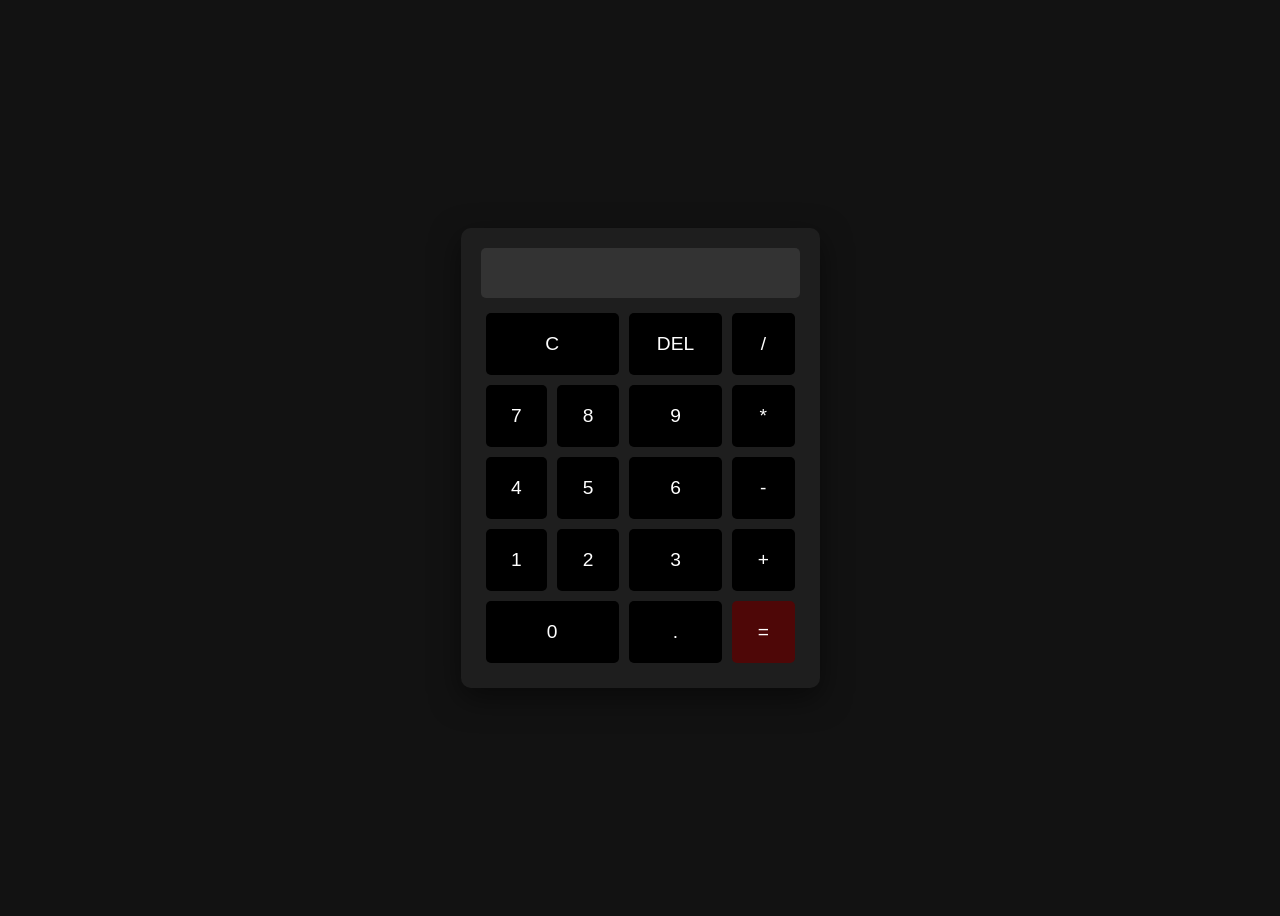
<file: NivelDificil/index.html>
<!DOCTYPE html>
<html lang="pt-br">

<head>
    <meta charset="UTF-8">
    <title>Calculadora Básica - Atividade Somativa</title>
    <link rel="stylesheet" href="style.css">
</head>

<body>
    <div class="calculadora"> <!-- container da calculadora -->
        <input type="text" id="display" disabled> <!-- visor da calculadora -->
        <table class="buttons"> <!-- tabela para organizar os botões -->
            <tr>
                <td colspan="2"><button onclick="limparTela()">C</button></td>
                <td><button onclick="deletarUltimo()">DEL</button></td>
                <td><button onclick="addTela('/')">/</button></td>
            </tr>
            <tr>
                <td><button onclick="addTela('7')">7</button></td>
                <td><button onclick="addTela('8')">8</button></td>
                <td><button onclick="addTela('9')">9</button></td>
                <td><button onclick="addTela('*')">*</button></td>
            </tr>
            <tr>
                <td><button onclick="addTela('4')">4</button></td>
                <td><button onclick="addTela('5')">5</button></td>
                <td><button onclick="addTela('6')">6</button></td>
                <td><button onclick="addTela('-')">-</button></td>
            </tr>
            <tr>
                <td><button onclick="addTela('1')">1</button></td>
                <td><button onclick="addTela('2')">2</button></td>
                <td><button onclick="addTela('3')">3</button></td>
                <td><button onclick="addTela('+')">+</button></td>
            </tr>
            <tr>
                <td colspan="2"><button onclick="addTela('0')">0</button></td>
                <td><button onclick="addTela('.')">.</button></td>
                <td><button onclick="calcular()" class="btn-igual">=</button></td>
            </tr>
        </table>
    </div>
    <script src="script.js"></script>
</body>

</html>
</file>
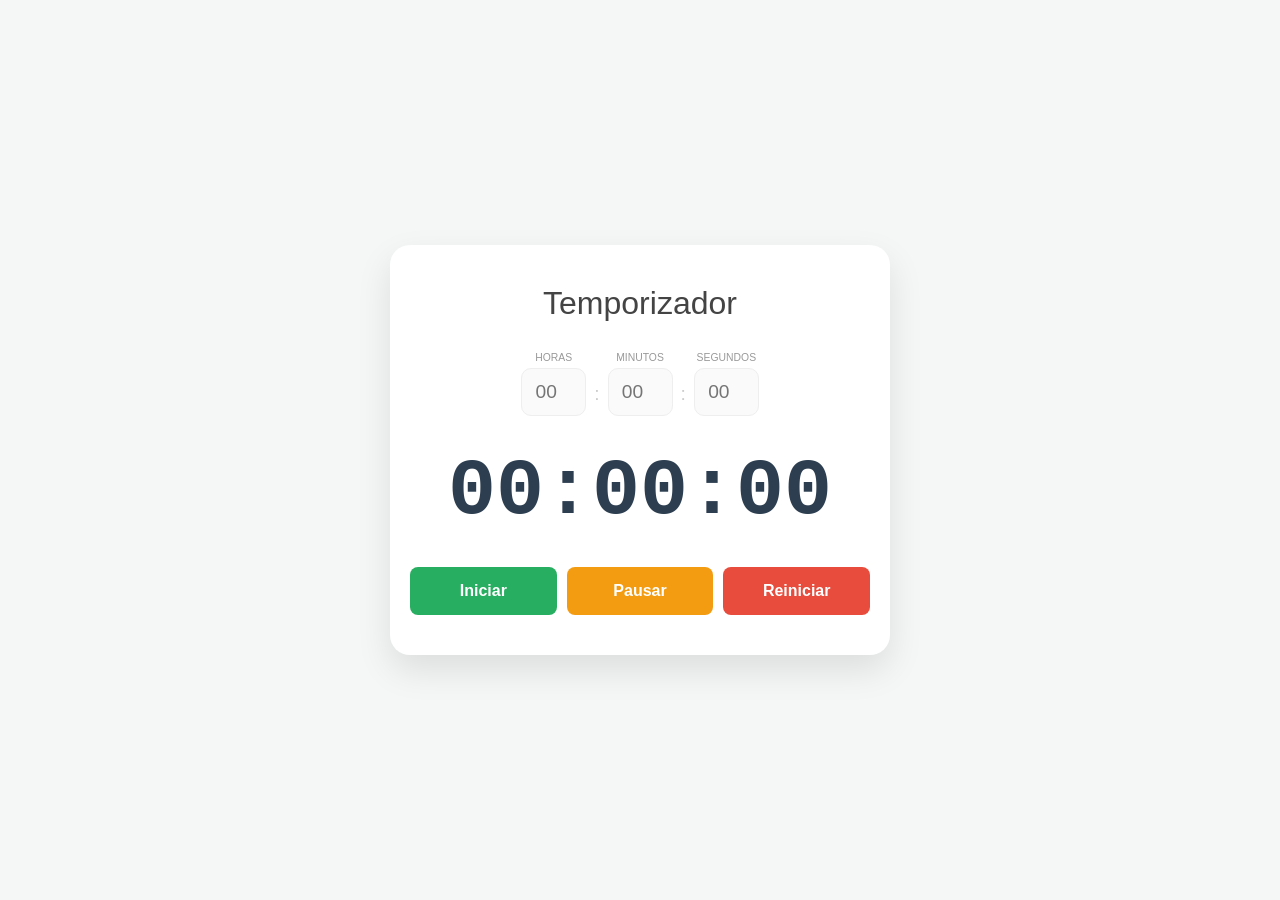
<file: NívelMédio/temporizador.html>
<!DOCTYPE html>
<html lang="pt">
<head>
    <meta charset="UTF-8">
    <meta name="viewport" content="width=device-width, initial-scale=1.0">
    <title>Temporizador</title>
    <link rel="stylesheet" href="style.css">
</head>
<body>

    <div class="container"> <!-- Container principal que organiza todo o conteúdo -->
        <h1>Temporizador</h1>

        <div class="entradas"> <!-- Área que agrupa os campos de entrada de tempo -->
            <div class="caixa-entrada"> <!-- Caixa que contém o campo de horas -->
                <label>Horas</label>
                <input type="number" id="horas" placeholder="00" min="0" max="23">
                <!-- placeholder mostra 00 como exemplo -->
                <!-- min e max limitam valores entre 0 e 23 -->
            </div>
            <span>:</span> <!-- Apenas um separador visual -->
            <div class="caixa-entrada"> <!-- Caixa que contém o campo de minutos -->
                <label>Minutos</label>
                <input type="number" id="minutos" placeholder="00" min="0" max="59">
                <!-- Valores permitidos de 0 a 59 -->
            </div>
            <span>:</span>
            <div class="caixa-entrada"> <!-- Caixa que contém o campo de segundos -->
                <label>Segundos</label>
                <input type="number" id="segundos" placeholder="00" min="0" max="59">
                <!-- Valores permitidos de 0 a 59 -->
            </div>
        </div>

        <div class="tela" id="tela-tempo">00:00:00</div> <!-- Tela que mostra o tempo do temporizador -->
        <div class="controles"> <!-- Container que contém os botões de controle -->
            <button id="btn-inicio" class="btn inicio">Iniciar</button> <!-- Botão que inicia o temporizador -->
            <button id="btn-pausar" class="btn pausar">Pausar</button> <!-- Botão que pausa o temporizador -->
            <button id="btn-resetar" class="btn resetar">Reiniciar</button> <!-- Botão que reinicia o temporizador -->
        </div>

    </div>

    <script src="script.js"></script>
</body>
</html>
</file>
<file: NivelDificil/style.css>
/* layout geral da página */
body {
    display: flex;
    justify-content: center;
    align-items: center;
    height: 100vh;
    background-color: #121212;
    font-family: sans-serif;
}

/* container da calculadora */
.calculadora {
    background-color: #1e1e1e;
    padding: 20px;
    border-radius: 10px;
    box-shadow: 0px 10px 30px rgba(0,0,0,0.5);
}

/* display onde aparece o valor digitado */
#display {
    width: 100%;
    height: 50px;
    font-size: 1.5rem;
    text-align: right;
    margin-bottom: 10px;
    padding: 10px;
    box-sizing: border-box;
    border: none;
    background: #333;
    color: #fff;
    border-radius: 5px;
}

/* grade de botões */
.buttons {
    border-collapse: collapse;
    width: 100%;
}

/* espaçamento entre a tabela */
td {
    padding: 5px;
}

/* estilo básico dos botões */
button {
    padding: 20px;
    font-size: 1.2rem;
    border: none;
    border-radius: 5px;
    cursor: pointer;
    color: #fff;
    transition: 0.2s;
    width: 100%;
    box-sizing: border-box;
}

/* quando clicar o botão muda de cor */
button:hover {
    background-color: #666;
}

/* efeito de clique */
button:active {
    transform: scale(0.95);
}

/* botões */
button:last-child {
    background-color: #000000;
}

/* botão de Igual */
button.btn-igual {
    background-color: #4e0707;
}
</file>
<file: NívelMédio/style.css>
* {
    margin: 0;
    padding: 0;
    box-sizing: border-box;
    font-family: 'Segoe UI', sans-serif;
}
body {
    background-color: #f4f7f6;
    display: flex;
    justify-content: center;
    align-items: center;
    min-height: 100vh;
    padding: 20px;
}
.container {
    background: #ffffff;
    padding: 40px 20px;
    border-radius: 20px;
    box-shadow: 0 15px 35px rgba(0,0,0,0.1);
    text-align: center;
    width: 100%;
    max-width: 500px;
}
h1 {
    color: #444;
    margin-bottom: 30px;
    font-weight: 300;
}
.entradas {
    display: flex;
    align-items: center;
    justify-content: center;
    gap: 8px;
    margin-bottom: 25px;
}
.caixa-entrada {
    display: flex;
    flex-direction: column;
}
.caixa-entrada label {
    font-size: 0.65rem;
    color: #999;
    margin-bottom: 5px;
    text-transform: uppercase;
}
.entradas input {
    width: 65px;
    padding: 12px 5px;
    border: 1px solid #eee;
    background: #fafafa;
    border-radius: 10px;
    text-align: center;
    font-size: 1.2rem;
    outline: none;
}
.entradas span {
    font-size: 1.2rem;
    color: #ccc;
    padding-top: 20px;
}
.tela {
    font-size: clamp(3rem, 15vw, 5rem);
    font-weight: bold;
    color: #2c3e50;
    margin: 30px 0;
    font-family: 'Courier New', Courier, monospace;
}
.controles {
    display: flex;
    flex-wrap: wrap;
    gap: 10px;
    justify-content: center;
}
.btn {
    flex: 1;
    min-width: 120px;
    padding: 15px;
    border: none;
    border-radius: 8px;
    cursor: pointer;
    font-size: 1rem;
    font-weight: 600;
    transition: all 0.2s ease;
}

.inicio { 
    background-color: #27ae60; color: white; 
}
.pausar { 
    background-color: #f39c12; color: white; 
}
.resetar { 
    background-color: #e74c3c; color: white; 
}

.btn:hover { filter: brightness(1.1); }

@media (max-width: 400px) {
    .entradas input {
        width: 55px;
        font-size: 1rem;
    }
    
    .controles {
        flex-direction: column;
    }
    
    .btn {
        width: 100%;
    }
}
</file>
